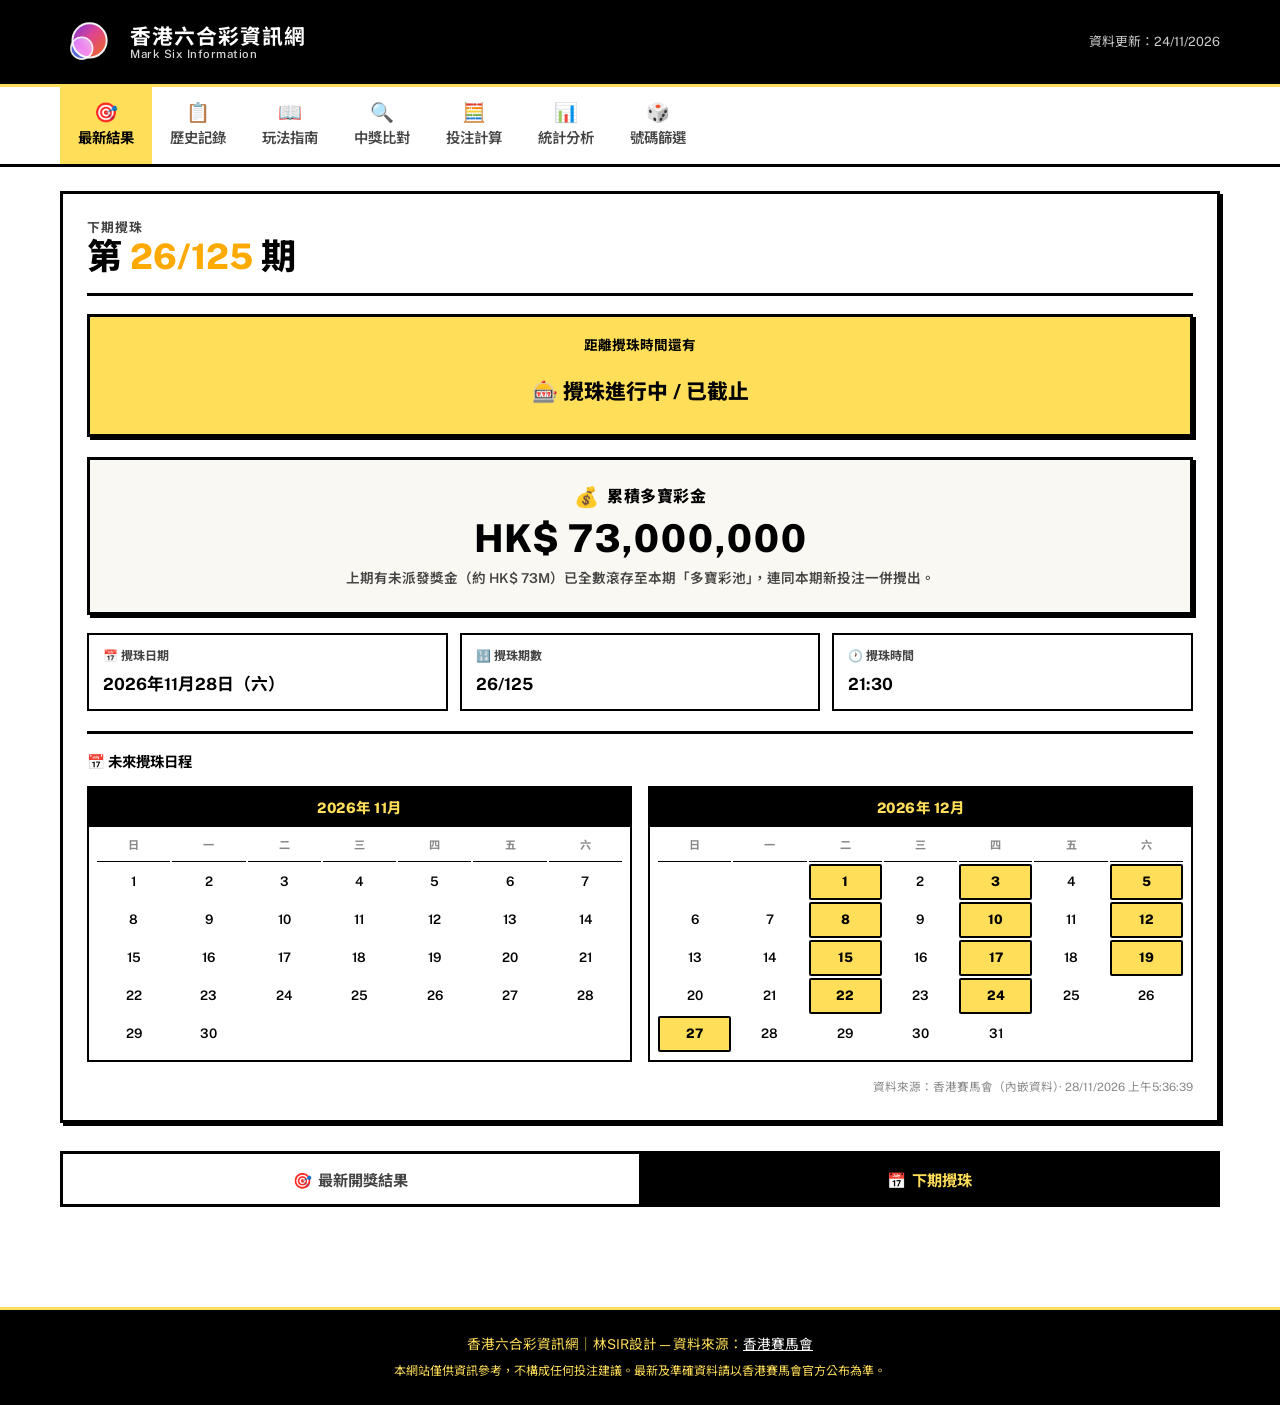
<file: index.html>
<!DOCTYPE html>
<html lang="zh-HK">
<head>
  <meta charset="UTF-8">
  <meta name="viewport" content="width=device-width, initial-scale=1.0">
  <title>香港六合彩資訊網 | Mark Six Information</title>
  <meta name="description" content="香港六合彩開獎結果、歷史記錄、統計分析、中獎比對、投注計算機 — 一站式六合彩資訊平台">
  <link rel="icon" type="image/svg+xml" href="favicon.svg">
  <link rel="stylesheet" href="css/style.css">
  <script src="js/vendor/chart.umd.min.js" defer></script>
</head>
<body>
  <a href="#mainContent" class="skip-link">跳至主要內容</a>

  <!-- Header -->
  <header class="header">
    <div class="header-inner">
      <div class="header-logo">
        <img src="images/logo.svg" alt="香港六合彩資訊網 Logo" class="logo-svg" width="72" height="72">
        <div class="header-titles">
          <h1 class="header-title">香港六合彩資訊網</h1>
          <div class="header-subtitle">Mark Six Information</div>
        </div>
      </div>
      <div class="header-update" id="headerUpdate">載入中...</div>
    </div>
  </header>

  <!-- Navigation -->
  <nav class="nav" id="mainNav">
    <button class="nav-toggle" id="navToggle" aria-label="開啟導覽選單" aria-expanded="false">
      <span class="nav-toggle-bar"></span>
      <span class="nav-toggle-bar"></span>
      <span class="nav-toggle-bar"></span>
    </button>
    <div class="nav-inner" id="navInner">
      <button class="nav-tab active" data-module="latest">
        <span class="nav-icon" aria-hidden="true">🎯</span>最新結果
      </button>
      <button class="nav-tab" data-module="history">
        <span class="nav-icon" aria-hidden="true">📋</span>歷史記錄
      </button>
      <button class="nav-tab" data-module="guide">
        <span class="nav-icon" aria-hidden="true">📖</span>玩法指南
      </button>
      <button class="nav-tab" data-module="checker">
        <span class="nav-icon" aria-hidden="true">🔍</span>中獎比對
      </button>
      <button class="nav-tab" data-module="calculator">
        <span class="nav-icon" aria-hidden="true">🧮</span>投注計算
      </button>
      <button class="nav-tab" data-module="stats">
        <span class="nav-icon" aria-hidden="true">📊</span>統計分析
      </button>
      <button class="nav-tab" data-module="filter">
        <span class="nav-icon" aria-hidden="true">🎲</span>號碼篩選
      </button>
    </div>
  </nav>

  <!-- Main Content -->
  <main class="main" id="mainContent">

    <!-- ===== Module 1: 最新攪珠結果 ===== -->
    <section class="module active" id="module-latest">
      <div class="loading" id="latestLoading">載入最新開獎結果...</div>
      <div id="latestContent" style="display:none;">
        <!-- 面板區（位於分頁標籤上方，由下方分頁切換） -->
        <div id="latestPanelArea">
          <!-- 最新開獎結果面板 -->
          <div class="subtab-panel active" id="panel-latest">
            <!-- 最新開獎卡片 -->
            <div class="card latest-draw-card" id="latestDrawCard"></div>
            <!-- 派彩詳情 -->
            <div class="card" id="prizeDetailCard"></div>
          </div>
          <!-- 下期攪珠面板 -->
          <div class="subtab-panel" id="panel-next" style="display:none;">
            <div class="card next-draw-card" id="nextDrawCard"></div>
          </div>
        </div>

        <!-- 分頁區域：位於最新結果頁面底部 -->
        <div class="subtabs" id="latestSubTabs" role="tablist" aria-label="最新結果分頁">
          <button class="subtab active" data-sub="latest" role="tab" aria-selected="true" aria-controls="panel-latest">
            <span class="subtab-icon" aria-hidden="true">🎯</span>最新開獎結果
          </button>
          <button class="subtab" data-sub="next" role="tab" aria-selected="false" aria-controls="panel-next">
            <span class="subtab-icon" aria-hidden="true">📅</span>下期攪珠
          </button>
        </div>
      </div>
    </section>

    <!-- ===== Module 2: 歷史開獎記錄 ===== -->
    <section class="module" id="module-history">
      <div class="section-title"><span class="icon">📋</span>歷史開獎記錄</div>
      <div class="section-desc">瀏覽所有歷史六合彩開獎結果，支援按日期、期數搜尋及排序</div>
      <div class="card">
        <div class="history-controls">
          <div class="search-box">
            <span class="search-icon">🔍</span>
            <input type="text" id="historySearch" placeholder="搜尋期數（如 26/077）或日期（如 2026-07-16）...">
          </div>
          <select id="historyYearFilter" class="form-group select" style="width:auto;min-width:120px;">
            <option value="">全部年份</option>
          </select>
        </div>
        <div style="overflow-x:auto;">
          <table class="history-table" id="historyTable">
            <thead>
              <tr>
                <th data-sort="draw_no">期數 <span class="sort-icon">↕</span></th>
                <th data-sort="date">日期 <span class="sort-icon">↕</span></th>
                <th>號碼</th>
                <th data-sort="special_number">特別號碼 <span class="sort-icon">↕</span></th>
                <th></th>
              </tr>
            </thead>
            <tbody id="historyBody"></tbody>
          </table>
        </div>
        <div class="pagination" id="historyPagination"></div>
      </div>
    </section>

    <!-- ===== Module 3: 玩法指南 ===== -->
    <section class="module" id="module-guide">
      <div class="section-title"><span class="icon">📖</span>六合彩玩法指南</div>
      <div class="section-desc">了解六合彩各種投注玩法、中獎規則及派彩機制</div>

      <div class="guide-section">
        <h3>基本玩法</h3>
        <div class="guide-grid">
          <div class="guide-card">
            <h4>🎯 單式注項</h4>
            <p>從 1 至 49 號碼中選取 <strong>6 個號碼</strong>作為一注。每注金額為 <strong>HK$10</strong>。這是最基本的投注方式，最適合初學者。</p>
          </div>
          <div class="guide-card">
            <h4>🔢 複式注項</h4>
            <p>從 1 至 49 號碼中選取 <strong>7 個或以上</strong>號碼。系統會自動將所選號碼組合成所有可能的 6 個號碼組合。選取 n 個號碼，組合數為 <strong>C(n,6)</strong> 注。</p>
          </div>
          <div class="guide-card">
            <h4>🎯 膽拖注項</h4>
            <p>選取 <strong>1 至 5 個號碼作為「膽」</strong>（必須出現的號碼），再選取其他號碼作為「腳」。系統自動將膽與腳組合成所有 6 個號碼的組合。</p>
          </div>
        </div>
      </div>

      <div class="guide-section">
        <h3>中獎規則與派彩</h3>
        <p style="margin-bottom:12px;color:var(--text-secondary);">每期攪珠從 49 個號碼中攪出 <strong>7 個號碼</strong>：6 個正選號碼 + 1 個特別號碼。對中指定數量號碼即可獲獎。</p>
        <div style="overflow-x:auto;">
          <table class="prize-rules-table">
            <thead>
              <tr>
                <th>獎項</th>
                <th>中獎條件</th>
                <th>派彩方式</th>
              </tr>
            </thead>
            <tbody>
              <tr>
                <td><strong>頭獎</strong></td>
                <td>選中 6 個正選號碼</td>
                <td>獎金基金之 45%，每注最少 HK$800 萬</td>
              </tr>
              <tr>
                <td><strong>二獎</strong></td>
                <td>選中 5 個正選號碼 + 特別號碼</td>
                <td>獎金基金之 15%</td>
              </tr>
              <tr>
                <td><strong>三獎</strong></td>
                <td>選中 5 個正選號碼</td>
                <td>獎金基金之 40%</td>
              </tr>
              <tr>
                <td><strong>四獎</strong></td>
                <td>選中 4 個正選號碼 + 特別號碼</td>
                <td>固定 HK$9,600</td>
              </tr>
              <tr>
                <td><strong>五獎</strong></td>
                <td>選中 4 個正選號碼</td>
                <td>固定 HK$640</td>
              </tr>
              <tr>
                <td><strong>六獎</strong></td>
                <td>選中 3 個正選號碼 + 特別號碼</td>
                <td>固定 HK$320</td>
              </tr>
              <tr>
                <td><strong>七獎</strong></td>
                <td>選中 3 個正選號碼</td>
                <td>固定 HK$40</td>
              </tr>
            </tbody>
          </table>
        </div>
      </div>

      <div class="guide-section">
        <h3>特別攪珠</h3>
        <div class="guide-grid">
          <div class="guide-card">
            <h4>🌟 金多寶</h4>
            <p>在特定節日（如中秋、新春、復活節）舉行的特別攪珠，設有巨額金多寶獎金，頭獎金額可高達數千萬元。</p>
          </div>
          <div class="guide-card">
            <h4>❄️ 多寶獎金</h4>
            <p>若當期頭獎無人中獎，頭獎獎金會累積至下一期，形成「多寶獎金」，直至有人中獎為止。</p>
          </div>
        </div>
      </div>
    </section>

    <!-- ===== Module 4: 獎金計算（中獎比對） ===== -->
    <section class="module" id="module-checker">
      <div class="section-title"><span class="icon">🔍</span>中獎比對</div>
      <div class="section-desc">輸入你的投注號碼，與最新開獎結果比對，即時判斷中獎等級與獎金</div>
      <div class="checker-container">
        <div class="checker-input-section">
          <h3 style="margin-bottom:12px;font-size:1rem;">請選擇你的投注號碼</h3>
          <p style="font-size:0.85rem;color:var(--text-secondary);margin-bottom:12px;">
            選擇 <strong>6 個正選號碼</strong>，系統自動偵測特別號碼並納入獎級計算
          </p>
          <div class="number-grid" id="checkerGrid"></div>
          <div style="font-size:0.85rem;color:var(--text-secondary);margin-bottom:8px;">
            已選號碼：
          </div>
          <div class="selected-numbers" id="checkerSelected"></div>
          <div class="checker-actions">
            <button class="btn btn-primary" id="btnCheck">🔍 比對中獎</button>
            <button class="btn btn-secondary" id="btnClearCheck">✕ 清除重選</button>
          </div>
        </div>
        <div class="checker-result-section" id="checkerResult">
          <div class="result-none">請先選擇號碼，然後點擊「比對中獎」</div>
        </div>
      </div>
    </section>

    <!-- ===== Module 5: 投注金額計算機 ===== -->
    <section class="module" id="module-calculator">
      <div class="section-title"><span class="icon">🧮</span>投注金額計算機</div>
      <div class="section-desc">根據投注方式及選擇號碼數量，自動計算所需投注金額</div>
      <div class="calc-container">
        <div class="calc-form-section">
          <h3 style="margin-bottom:16px;font-size:1rem;">選擇投注方式</h3>
          <div class="bet-type-selector" id="betTypeSelector">
            <button class="bet-type-btn active" data-type="single">單式</button>
            <button class="bet-type-btn" data-type="multiple">複式</button>
            <button class="bet-type-btn" data-type="banker">膽拖</button>
          </div>
          <!-- 複式：選項由 js/app.js 的 initCalculator() 動態產生（7-49 個號碼） -->
          <div class="form-group" id="multipleGroup">
            <label>選擇號碼總數</label>
            <select id="multipleCount"></select>
          </div>
          <!-- 膽拖：膽固定 1-5，腳的範圍由 js/app.js 依膽數動態產生 -->
          <div class="form-group" id="bankerGroup" style="display:none;">
            <label>膽（必須中的號碼數量，1-5個）</label>
            <select id="bankerCount">
              <option value="1">1 膽</option>
              <option value="2">2 膽</option>
              <option value="3">3 膽</option>
              <option value="4">4 膽</option>
              <option value="5">5 膽</option>
            </select>
          </div>
          <div class="form-group" id="legGroup" style="display:none;">
            <label>腳（配對號碼數量）</label>
            <select id="legCount"></select>
          </div>
          <button class="btn btn-primary btn-block" id="btnCalculate">🧮 計算金額</button>
        </div>
        <div class="calc-result-section" id="calcResult">
          <div class="result-none">請選擇投注方式及號碼數量，點擊計算</div>
        </div>
      </div>
    </section>

    <!-- ===== Module 6: 統計分析 ===== -->
    <section class="module" id="module-stats">
      <div class="section-title"><span class="icon">📊</span>統計分析</div>
      <div class="section-desc">號碼頻率、奇偶分布、總和趨勢、連號模式等圖表化統計資訊</div>
      <div class="loading" id="statsLoading">計算統計數據中...</div>
      <div id="statsContent" style="display:none;">
        <div class="stats-grid">
          <div class="stats-card">
            <div class="chart-title">📈 號碼出現頻率（49號碼時代）</div>
            <canvas id="chartFrequency"></canvas>
          </div>
          <div class="stats-card">
            <div class="chart-title">🥧 奇偶號碼比例分布</div>
            <canvas id="chartOddEven"></canvas>
          </div>
          <div class="stats-card">
            <div class="chart-title">📊 號碼總和範圍分布</div>
            <canvas id="chartSumRange"></canvas>
          </div>
          <div class="stats-card">
            <div class="chart-title">🎯 大小號碼比例（≤24 vs >24）</div>
            <canvas id="chartBigSmall"></canvas>
          </div>
          <div class="stats-card">
            <div class="chart-title">🔗 連號分布（每期連續號碼對數）</div>
            <canvas id="chartConsecutive"></canvas>
          </div>
        </div>

        <div class="section-title" style="margin-top:24px;font-size:1.2rem;">
          <span class="icon">🆕</span>進階統計分析
        </div>

        <div class="stats-grid">
          <div class="stats-card">
            <div class="chart-title">📏 號碼跨度分佈 (max - min)</div>
            <canvas id="chartSpan"></canvas>
          </div>
          <div class="stats-card">
            <div class="chart-title">🧮 AC 值分佈 (D - n + 1, 算術複雜度)</div>
            <canvas id="chartAC"></canvas>
          </div>
          <div class="stats-card">
            <div class="chart-title">⏳ 遺漏值排行 (距上次出現期數)</div>
            <canvas id="chartOmission"></canvas>
          </div>
          <div class="stats-card">
            <div class="chart-title">3️⃣ 除三餘數分佈 (路公碼)</div>
            <canvas id="chartMod3"></canvas>
          </div>
          <div class="stats-card">
            <div class="chart-title">📈 冷熱轉折趨勢 (Top 5 熱號命中率)</div>
            <canvas id="chartHotCold"></canvas>
          </div>
        </div>

        <!-- 熱門連號排行榜 -->
        <div class="card mt-24">
          <div class="card-title">🔥 熱門連號排行榜</div>
          <div class="section-desc" style="margin-top:0;">統計所有開獎記錄中出現最頻繁的連續號碼組合（如 11-12、28-29）</div>
          <div style="overflow-x:auto;">
            <table class="freq-table" id="consecutiveTable">
              <thead>
                <tr>
                  <th>排名</th><th>連號組合</th><th>出現次數</th><th>頻率</th><th>出現占比</th>
                </tr>
              </thead>
              <tbody id="consecutiveBody"></tbody>
            </table>
          </div>
        </div>
      </div>
    </section>

    <!-- ===== Module 7: 號碼篩選 ===== -->
    <section class="module" id="module-filter">
      <div class="section-title"><span class="icon">🎲</span>號碼篩選工具</div>
      <div class="section-desc">設定條件（排除號碼、奇偶比例、大小比例、總和範圍等），自動隨機抽樣篩選出符合條件的號碼組合</div>
      <div class="filter-container">
        <div class="filter-sidebar">
          <h3 style="margin-bottom:16px;font-size:1rem;">篩選條件</h3>

          <div class="filter-group">
            <div class="filter-group-title">🚫 排除號碼</div>
            <div class="exclude-grid" id="excludeGrid"></div>
            <button class="btn btn-secondary btn-sm mt-8" id="btnClearExclude">清除全部</button>
          </div>

          <div class="filter-group">
            <div class="filter-group-title">🔢 奇偶號碼分布（勾選要保留的比例）</div>
            <div style="display:flex;flex-wrap:wrap;gap:4px 12px;margin-top:8px;">
              <label class="filter-check-label"><input type="checkbox" id="oe0" checked> 0偶6奇</label>
              <label class="filter-check-label"><input type="checkbox" id="oe1" checked> 1偶5奇</label>
              <label class="filter-check-label"><input type="checkbox" id="oe2" checked> 2偶4奇</label>
              <label class="filter-check-label"><input type="checkbox" id="oe3" checked> 3偶3奇</label>
              <label class="filter-check-label"><input type="checkbox" id="oe4" checked> 4偶2奇</label>
              <label class="filter-check-label"><input type="checkbox" id="oe5" checked> 5偶1奇</label>
              <label class="filter-check-label"><input type="checkbox" id="oe6" checked> 6偶0奇</label>
            </div>
          </div>

          <div class="filter-group">
            <div class="filter-group-title">🔥 熱門連號選擇</div>
            <select id="hotConsecutiveSelect" style="width:100%;padding:8px;border:1px solid var(--border);border-radius:4px;">
              <option value="">不限</option>
            </select>
          </div>

          <div class="filter-group">
            <div class="filter-group-title">📏 大小號碼數量（≤24為小）</div>
            <div class="range-labels">
              <span>小號最少</span><span id="smallRangeLabel">2</span>
            </div>
            <input type="range" class="range-slider" id="smallRange" min="0" max="6" value="2">
            <div class="range-labels"><span>0</span><span>3</span><span>6</span></div>
          </div>

          <div class="filter-group">
            <div class="filter-group-title">➕ 號碼總和範圍</div>
            <div class="range-input-group">
              <input type="number" id="sumMin" value="100" min="21" max="279">
              <span>至</span>
              <input type="number" id="sumMax" value="200" min="21" max="279">
            </div>
          </div>

          <div class="filter-group">
            <div class="filter-group-title">📈 號碼出現頻率（至少出現 N 次）</div>
            <div class="range-labels">
              <span>至少出現</span><span id="minFreqLabel">150</span><span>次</span>
            </div>
            <input type="range" class="range-slider" id="minFreqRange" min="150" max="600" value="150">
            <div class="range-labels"><span>150</span><span>375</span><span>600</span></div>
          </div>

          <div class="filter-group">
            <div class="filter-group-title">⏱️ 相隔期數（勾選要保留的範圍）</div>
            <div style="margin-top:8px;">
              <div style="font-size:0.8rem;color:var(--text-secondary);margin-bottom:4px;">最近常開</div>
              <div style="display:flex;flex-wrap:wrap;gap:4px 12px;">
                <label class="filter-check-label"><input type="checkbox" id="gapRecent10"> 近 10 期</label>
                <label class="filter-check-label"><input type="checkbox" id="gapRecent15"> 近 15 期</label>
                <label class="filter-check-label"><input type="checkbox" id="gapRecent20"> 近 20 期</label>
              </div>
            </div>
            <div style="margin-top:8px;">
              <div style="font-size:0.8rem;color:var(--text-secondary);margin-bottom:4px;">很久沒開</div>
              <div style="display:flex;flex-wrap:wrap;gap:4px 12px;">
                <label class="filter-check-label"><input type="checkbox" id="gapCold30"> 超過 30 期</label>
                <label class="filter-check-label"><input type="checkbox" id="gapCold40"> 超過 40 期</label>
                <label class="filter-check-label"><input type="checkbox" id="gapCold50"> 超過 50 期以上</label>
              </div>
            </div>
          </div>

          <div class="filter-group">
            <div class="filter-group-title">🔗 排除連續號碼</div>
            <div style="display:flex;flex-wrap:wrap;gap:6px 16px;margin-top:8px;">
              <label class="filter-check-label"><input type="checkbox" id="excludeConsec4"> 排除 4 連號</label>
              <label class="filter-check-label"><input type="checkbox" id="excludeConsec3"> 排除 3 連號</label>
              <label class="filter-check-label"><input type="checkbox" id="excludeConsec2"> 排除 2 連號</label>
              <label class="filter-check-label"><input type="checkbox" id="excludeConsec1"> 排除 1 連號</label>
            </div>
          </div>

          <div class="filter-group">
            <div class="filter-group-title">🧮 AC 值（算術複雜度）</div>
            <div style="display:flex;flex-wrap:wrap;gap:4px 10px;margin-top:8px;">
              <label class="filter-check-label"><input type="checkbox" id="ac0" checked> 0-9</label>
              <label class="filter-check-label"><input type="checkbox" id="ac1" checked> 10-19</label>
              <label class="filter-check-label"><input type="checkbox" id="ac2" checked> 20-29</label>
              <label class="filter-check-label"><input type="checkbox" id="ac3" checked> 30-39</label>
              <label class="filter-check-label"><input type="checkbox" id="ac4" checked> 40+</label>
            </div>
          </div>

          <div class="filter-group">
            <div class="filter-group-title">3️⃣ 除三餘數類型</div>
            <div style="display:flex;flex-wrap:wrap;gap:4px 10px;margin-top:8px;">
              <label class="filter-check-label"><input type="checkbox" id="modBal" checked> 2-2-2 平衡型</label>
              <label class="filter-check-label"><input type="checkbox" id="modSlight" checked> 略偏型 (1-2-3 / 2-1-3 / ...)</label>
              <label class="filter-check-label"><input type="checkbox" id="modMid" checked> 中度偏 (1-1-4 / 3-3-0 / ...)</label>
              <label class="filter-check-label"><input type="checkbox" id="modExtreme" checked> 極端型 (5-1-0 / 0-0-6 / ...)</label>
            </div>
          </div>

          <button class="btn btn-primary btn-block" id="btnFilter">🔍 開始篩選</button>
        </div>
        <div class="filter-results" id="filterResults">
          <div class="empty-state">
            <div class="empty-icon">🎲</div>
            <div>設定篩選條件後，點擊「開始篩選」查看結果</div>
          </div>
        </div>
      </div>
    </section>

  </main>

  <!-- Footer -->
  <footer class="footer">
    <p>香港六合彩資訊網｜林SIR設計 — 資料來源：<a href="https://bet.hkjc.com/marksix/" target="_blank" rel="noopener">香港賽馬會</a></p>
    <p style="margin-top:6px;font-size:0.75rem;">本網站僅供資訊參考，不構成任何投注建議。最新及準確資料請以香港賽馬會官方公布為準。</p>
  </footer>

  <!-- Back to Top -->
  <button class="back-to-top" id="backToTop" aria-label="返回頁首" title="返回頁首">↑</button>

  <!-- 內嵌資料集 (auto-generated; 雙擊 HTML 即可離線瀏覽,免開 HTTP server) -->
  <script src="data/data.js" defer></script>
  <!-- 子分頁自動切換純邏輯模組（須早於 app.js 載入，供其呼叫） -->
  <script src="js/subtab_core.js" defer></script>
  <script src="js/app.js" defer></script>

  <!-- Toast 訊息容器 -->
  <div class="toast-container" id="toastContainer" aria-live="polite"></div>
</body>
</html>
</file>
<file: css/style.css>
/* ============================================================
   香港六合彩資訊網站 - 樣式表
   Hong Kong Mark Six Information Website - Stylesheet
   方案 B · 活力大膽 (Neubrutalist + Vibrant Block-based)
   ============================================================ */

/* --- Font Import: Lexend Mega (拉丁標題) + Public Sans (拉丁正文) + Noto Sans TC (中文) --- */
@import url('https://fonts.googleapis.com/css2?family=Lexend+Mega:wght@100..900&family=Noto+Sans+TC:wght@400;500;700&family=Public+Sans:wght@400;500;700&display=swap');

/* --- CSS Variables / Design Tokens --- */
:root {
  --primary: #000000;
  --primary-light: #333333;
  --primary-dark: #000000;
  --accent: #FFDE59;
  --accent-dark: #FFAA00;
  --bg: #ffffff;
  --bg-card: #ffffff;
  --text: #000000;
  --text-secondary: #444444;
  --text-light: #888888;
  --border: #000000;
  --border-light: #e0e0e0;
  --success: #16A34A;
  --warning: #F97316;
  --danger: #FF5757;
  --info: #2563EB;

  /* Ball Colors — 六合彩號碼球顏色 (保持 flat, 方案 B 不使用漸層) */
  --ball-red: #FF5757;
  --ball-red-bg: #FFE8E8;
  --ball-blue: #2563EB;
  --ball-blue-bg: #E3EEFF;
  --ball-green: #16A34A;
  --ball-green-bg: #E2F5E4;
  --ball-orange: #F97316;
  --ball-orange-bg: #FFE8D6;
  --ball-purple: #7C3AED;
  --ball-purple-bg: #F1EAFF;
  --ball-special: #08A4B5;
  --ball-special-bg: #E6F9FB;

  /* Layout — 方案 B 特徵: 無圓角, 實心陰影 */
  --max-width: 1200px;
  --nav-height: 60px;
  --radius: 0px;
  --radius-sm: 0px;
  --shadow: 3px 3px 0 #000000;
  --shadow-hover: 5px 5px 0 #000000;
  --ease: 0.15s ease;
}

/* --- Reset & Base --- */
*,*::before,*::after { box-sizing: border-box; margin: 0; padding: 0; }
html { scroll-behavior: smooth; }
body {
  font-family: "Public Sans", "Noto Sans TC", "PingFang HK", "Microsoft JhengHei", sans-serif;
  background: var(--bg);
  color: var(--text);
  line-height: 1.6;
  min-height: 100vh;
}
a { color: var(--info); text-decoration: underline; }
a:hover { color: var(--text); }

/* --- Header --- */
.header {
  background: var(--primary);
  color: #fff;
  padding: 14px 0;
  border-bottom: 3px solid var(--accent);
  position: sticky;
  top: 0;
  z-index: 100;
}
.header-inner {
  max-width: var(--max-width);
  margin: 0 auto;
  padding: 0 20px;
  display: flex;
  align-items: center;
  justify-content: space-between;
}
.header-logo { display: flex; align-items: center; gap: 14px; }
.logo-svg { display: block; width: 56px; height: 56px; flex-shrink: 0; }
.header-titles { display: flex; flex-direction: column; line-height: 1.2; }
.header-title {
  font-size: 1.3rem; font-weight: 700; letter-spacing: 1px;
  font-family: "Noto Sans TC", "PingFang TC", "Microsoft JhengHei", sans-serif;
}
.header-subtitle {
  font-size: 0.72rem; opacity: 0.85; font-weight: 500; letter-spacing: 0.5px;
  font-family: "Public Sans", sans-serif;
}
.header-update { font-size: 0.8rem; opacity: 0.8; }

/* --- Navigation --- */
.nav {
  background: #fff;
  border-bottom: 3px solid var(--border);
  position: sticky; top: var(--nav-height); z-index: 99;
}
.nav-inner {
  max-width: var(--max-width); margin: 0 auto; padding: 0 20px;
  display: flex; gap: 0; overflow-x: auto; -webkit-overflow-scrolling: touch;
}
.nav-toggle { display: none; background: none; border: none; cursor: pointer; padding: 16px; min-width: 44px; min-height: 44px; flex-shrink: 0; }
.nav-toggle-bar { display: block; width: 22px; height: 3px; background: var(--primary); margin: 5px 0; transition: all 0.25s ease; }
.nav-toggle.active .nav-toggle-bar:nth-child(1) { transform: translateY(8px) rotate(45deg); }
.nav-toggle.active .nav-toggle-bar:nth-child(2) { opacity: 0; }
.nav-toggle.active .nav-toggle-bar:nth-child(3) { transform: translateY(-8px) rotate(-45deg); }
.nav-tab {
  padding: 14px 18px; font-size: 0.9rem; font-weight: 600;
  color: var(--text-secondary); cursor: pointer; border: none;
  background: none; white-space: nowrap;
  border-bottom: 3px solid transparent; transition: all var(--ease);
  font-family: inherit;
}
.nav-tab:hover { color: var(--primary); background: var(--accent); }
.nav-tab.active { color: var(--primary); font-weight: 700; border-bottom-color: var(--accent); background: var(--accent); }
.nav-tab .nav-icon { display: block; font-size: 1.2rem; margin-bottom: 2px; text-align: center; }

/* --- Main Content --- */
.main { max-width: var(--max-width); margin: 0 auto; padding: 24px 20px 60px; }
.module { display: none; }
.module.active { display: block; animation: fadeIn 0.25s ease; }
@keyframes fadeIn { from { opacity: 0; transform: translateY(8px); } to { opacity: 1; transform: translateY(0); } }

/* --- Section Titles --- */
.section-title {
  font-size: 1.5rem; font-weight: 700; margin-bottom: 8px; color: var(--primary);
  display: flex; align-items: center; gap: 10px;
  font-family: "Lexend Mega", "Noto Sans TC", sans-serif;
}
.section-title .icon { font-size: 1.6rem; }
.section-desc { color: var(--text-secondary); margin-bottom: 24px; font-size: 1rem; }

/* --- Cards (方案 B: 3px 黑框 + 硬陰影, 0 圓角) --- */
.card {
  background: var(--bg-card); border-radius: var(--radius);
  box-shadow: var(--shadow); padding: 24px; margin-bottom: 20px;
  border: 3px solid var(--border); transition: box-shadow var(--ease);
}
.card:hover { box-shadow: var(--shadow-hover); }
.card-header {
  display: flex; justify-content: space-between; align-items: center;
  margin-bottom: 16px; padding-bottom: 12px;
  border-bottom: 3px solid var(--border);
}
.card-title { font-size: 1.15rem; font-weight: 700; color: var(--primary); }

/* --- Number Balls (方案 B: 扁平無漸層) --- */
.ball {
  display: inline-flex; align-items: center; justify-content: center;
  width: 44px; height: 44px; border-radius: 50%; font-weight: 700;
  font-size: 1.1rem; color: #fff; margin: 3px;
  border: 2px solid rgba(0,0,0,0.3);
  transition: transform var(--ease); cursor: default; user-select: none;
}
.ball:hover { transform: scale(1.15); }
.ball-sm { width: 34px; height: 34px; font-size: 0.85rem; }
.ball-xs { width: 28px; height: 28px; font-size: 0.7rem; }
.ball-lg { width: 54px; height: 54px; font-size: 1.4rem; }

.ball-red    { background: var(--ball-red); }
.ball-blue   { background: var(--ball-blue); }
.ball-green  { background: var(--ball-green); }
.ball-orange { background: var(--ball-orange); }
.ball-purple { background: var(--ball-purple); }
.ball-special { background: var(--ball-special); border: 2px dashed rgba(0,0,0,0.5); font-size: 0.9rem; }

.ball-plus { font-size: 1.2rem; color: var(--text-secondary); margin: 0 4px; font-weight: 700; }
.ball-row { display: flex; align-items: center; flex-wrap: wrap; gap: 4px; }
.ball-label { font-size: 0.85rem; font-weight: 700; color: var(--text-secondary); margin-bottom: 6px; }
.ball-wrapper { display: flex; flex-wrap: wrap; justify-content: center; gap: 4px; }
.ball-group-label { font-size: 0.78rem; font-weight: 700; color: var(--text-secondary); margin-bottom: 4px; }

/* --- Latest Draw --- */
.latest-draw-card {
  background: var(--accent); color: var(--primary); border: 3px solid var(--primary);
  box-shadow: 5px 5px 0 #000;
}
.latest-draw-card .card-title { color: var(--primary); }
.latest-draw-header { display: flex; justify-content: space-between; align-items: center; flex-wrap: wrap; gap: 12px; margin-bottom: 20px; }
.draw-info { display: flex; flex-direction: column; }
.draw-no { font-size: 2rem; font-weight: 800; color: var(--primary); }
.draw-date { font-size: 1rem; opacity: 0.9; }
.draw-snowball { background: var(--primary); color: var(--accent); padding: 4px 12px; font-size: 0.8rem; font-weight: 700; }
.ball-display { display: flex; align-items: center; justify-content: center; flex-wrap: wrap; gap: 8px; padding: 20px 0; }

/* --- Prize Table --- */
.prize-table { width: 100%; border-collapse: collapse; margin-top: 16px; }
.prize-table th, .prize-table td { padding: 10px 14px; text-align: left; border-bottom: 2px solid var(--border-light); }
.prize-table th { background: var(--primary); color: var(--accent); font-weight: 600; font-size: 0.85rem; letter-spacing: 0.5px; }
.prize-table .prize-label { font-weight: 700; color: var(--primary); }
.prize-table .amount { color: var(--success); font-weight: 600; }
.prize-table .winners { color: var(--text-secondary); }
.prize-table tr:hover td { background: rgba(0,0,0,0.03); }
.prize-table .highlight-row { background: var(--accent); }
.pool-info { margin-top: 16px; padding: 12px 16px; background: var(--bg); border: 2px solid var(--border); font-size: 0.85rem; color: var(--text-secondary); display: flex; flex-wrap: wrap; gap: 16px; }
.pool-info span { display: flex; align-items: center; gap: 6px; }

/* --- History Table --- */
.history-controls { display: flex; gap: 12px; margin-bottom: 16px; flex-wrap: wrap; }
.search-box { flex: 1; min-width: 200px; position: relative; }
.search-box input { width: 100%; padding: 10px 14px 10px 38px; border: 3px solid var(--border); font-size: 0.9rem; transition: all var(--ease); font-family: inherit; }
.search-box input:focus { outline: none; border-color: var(--accent); background: #FFFDE7; }
.search-icon { position: absolute; left: 12px; top: 50%; transform: translateY(-50%); color: var(--text-light); font-size: 1rem; }
.history-table { width: 100%; border-collapse: collapse; font-size: 0.9rem; }
.history-table th, .history-table td { padding: 10px 12px; text-align: left; border-bottom: 2px solid var(--border); }
.history-table td:nth-child(3), .history-table td:nth-child(4) { white-space: nowrap; }
.history-table th { background: var(--primary); color: var(--accent); font-weight: 600; font-size: 0.8rem; cursor: pointer; user-select: none; white-space: nowrap; letter-spacing: 0.5px; }
.history-table th:hover { background: var(--primary-light); }
.history-table th .sort-icon { margin-left: 4px; font-size: 0.7rem; }
.history-table tr:hover td { background: #FFFDE7; }
.history-table tr.expanded td { background: #FFF9C4; }
.draw-row { cursor: pointer; }
.expand-row { display: none; }
.expand-row.show { display: table-row; }
.expand-cell { padding: 16px 20px !important; background: var(--bg) !important; }
.expand-prizes { display: grid; grid-template-columns: repeat(auto-fill, minmax(150px, 1fr)); gap: 8px; }
.expand-prize-item { padding: 10px 14px; background: #fff; border: 2px solid var(--border); transition: all var(--ease); }
.expand-prize-item:hover { transform: translate(-2px, -2px); box-shadow: 4px 4px 0 #000; }
.expand-prize-item .prize-name { font-weight: 600; font-size: 0.85rem; }
.expand-prize-item .prize-detail { font-size: 0.8rem; color: var(--text-secondary); margin-top: 2px; }
.expand-prize-item.prize-1st { background: var(--accent); border: 3px solid var(--primary); }
.expand-prize-item.prize-1st .prize-name { color: var(--primary); font-size: 0.95rem; font-weight: 800; }
.expand-prize-item.prize-2nd { background: #E3EEFF; border: 3px solid #2563EB; }
.expand-prize-item.prize-2nd .prize-name { color: var(--info); font-weight: 700; }
.expand-prize-item.prize-3rd { background: #FFE8D6; border: 3px solid var(--warning); }
.expand-prize-item.prize-3rd .prize-name { color: var(--warning); font-weight: 700; }

/* Pagination */
.pagination { display: flex; justify-content: center; align-items: center; gap: 4px; margin-top: 20px; flex-wrap: wrap; }
.pagination button {
  padding: 8px 14px; border: 3px solid var(--border); background: #fff;
  cursor: pointer; font-size: 0.85rem; transition: all var(--ease); font-family: inherit; font-weight: 600;
}
.pagination button:hover:not(:disabled) { background: var(--accent); box-shadow: 3px 3px 0 #000; transform: translate(-2px,-2px); }
.pagination button.active { background: var(--primary); color: var(--accent); border-color: var(--primary); font-weight: 700; }
.pagination button:disabled { opacity: 0.3; cursor: not-allowed; }
.pagination .page-info { font-size: 0.85rem; color: var(--text-secondary); padding: 0 8px; font-weight: 600; }

/* --- How to Play --- */
.guide-section { margin-bottom: 32px; }
.guide-section h3 { font-size: 1.35rem; color: var(--primary); margin-bottom: 14px; padding-bottom: 8px; border-bottom: 3px solid var(--accent); display: inline-block; font-family: "Lexend Mega", sans-serif; }
.guide-section p { font-size: 1rem; line-height: 1.7; color: var(--text); margin-bottom: 12px; }
.guide-grid { display: grid; grid-template-columns: repeat(auto-fill, minmax(280px, 1fr)); gap: 16px; margin-bottom: 24px; }
.guide-card { background: var(--bg-card); padding: 20px; border: 3px solid var(--border); box-shadow: var(--shadow); }
.guide-card h4 { font-size: 1.05rem; color: var(--primary); margin-bottom: 8px; }
.guide-card p { font-size: 1rem; color: var(--text-secondary); line-height: 1.7; }
.prize-rules-table { width: 100%; border-collapse: collapse; margin-top: 12px; }
.prize-rules-table th, .prize-rules-table td { padding: 10px 14px; border: 2px solid var(--border); text-align: center; font-size: 1rem; }
.prize-rules-table th { background: var(--primary); color: var(--accent); font-weight: 600; }
.prize-rules-table tr:nth-child(even) td { background: var(--bg); }
.match-dots { display: flex; gap: 4px; justify-content: center; }
.match-dot { width: 12px; height: 12px; border-radius: 50%; background: var(--border-light); }
.match-dot.filled { background: var(--success); }
.match-dot.special { background: var(--ball-special); }

/* --- Checker --- */
.checker-container, .calc-container { display: grid; grid-template-columns: 1fr 1fr; gap: 24px; }
.checker-input-section, .checker-result-section,
.calc-form-section, .calc-result-section {
  background: var(--bg-card); box-shadow: var(--shadow); padding: 24px; border: 3px solid var(--border);
}
.number-grid { display: grid; grid-template-columns: repeat(7, 1fr); gap: 8px; margin-bottom: 16px; }
.number-btn {
  width: 100%; aspect-ratio: 1; border: 2px solid var(--border); font-size: 0.95rem;
  font-weight: 600; cursor: pointer; background: #fff; color: var(--text);
  transition: all var(--ease); font-family: inherit;
  display: flex; align-items: center; justify-content: center;
}
.number-btn:hover { border-color: var(--accent); background: #FFFDE7; box-shadow: 3px 3px 0 #000; transform: translate(-1px,-1px); }
.number-btn.selected { background: var(--primary); color: var(--accent); border-color: var(--primary); box-shadow: 4px 4px 0 rgba(0,0,0,0.3); transform: scale(1.05); }
.number-btn.special-selected { background: var(--ball-special); color: #fff; border-color: var(--ball-special); }
.number-btn.banker-selected { background: var(--warning); color: #fff; border-color: var(--warning); box-shadow: 4px 4px 0 rgba(0,0,0,0.3); transform: scale(1.05); }
.number-btn.leg-selected { background: var(--info); color: #fff; border-color: var(--info); }
.checker-group-label { font-size: 0.85rem; color: var(--text-secondary); font-weight: 600; margin: 8px 0 4px; }
.checker-units-preview { font-size: 0.85rem; color: var(--text-secondary); background: var(--bg); border: 2px solid var(--border); padding: 8px 12px; margin-bottom: 16px; display: none; }

.number-btn[data-ball-group="red"]   { border-color: var(--ball-red); color: var(--ball-red); }
.number-btn[data-ball-group="blue"]  { border-color: var(--ball-blue); color: var(--ball-blue); }
.number-btn[data-ball-group="green"] { border-color: var(--ball-green); color: var(--ball-green); }
.number-btn.selected, .number-btn.special-selected, .number-btn.banker-selected, .number-btn.leg-selected { color: #fff !important; }
.selected-numbers { display: flex; align-items: center; gap: 6px; margin: 12px 0; flex-wrap: wrap; }
.checker-actions { display: flex; gap: 12px; margin-top: 16px; }

/* Buttons */
.btn { padding: 10px 20px; border: 3px solid var(--border); font-size: 0.9rem; font-weight: 700; cursor: pointer; transition: all var(--ease); font-family: inherit; display: inline-flex; align-items: center; gap: 6px; }
.btn-primary { background: var(--primary); color: var(--accent); }
.btn-primary:hover { box-shadow: var(--shadow-hover); transform: translate(-2px,-2px); }
.btn-secondary { background: #fff; color: var(--primary); }
.btn-secondary:hover { background: var(--accent); box-shadow: var(--shadow-hover); transform: translate(-2px,-2px); }
.btn-accent { background: var(--accent); color: var(--primary); }
.btn-accent:hover { background: var(--accent-dark); color: var(--primary); box-shadow: var(--shadow-hover); transform: translate(-2px,-2px); }
.btn-sm { padding: 6px 14px; font-size: 0.8rem; }
.btn-block { width: 100%; justify-content: center; }

.result-display { text-align: center; }
.result-icon { font-size: 4rem; margin-bottom: 12px; }
.result-level { font-size: 1.8rem; font-weight: 800; margin-bottom: 8px; font-family: "Lexend Mega", sans-serif; }
.result-amount { font-size: 1.4rem; color: var(--success); font-weight: 700; }
.result-matched { margin-top: 16px; padding: 12px; background: var(--bg); border: 2px solid var(--border); }
.result-matched .matched-label { font-size: 0.85rem; color: var(--text-secondary); margin-bottom: 8px; }
.result-none { color: var(--text-light); text-align: center; padding: 32px; }

/* Calculator */
.calc-container { display: grid; grid-template-columns: 1fr 1fr; gap: 24px; }
.bet-type-selector { display: flex; gap: 8px; margin-bottom: 20px; flex-wrap: wrap; }
.bet-type-btn { padding: 10px 18px; border: 3px solid var(--border); background: #fff; cursor: pointer; font-weight: 600; transition: all var(--ease); font-family: inherit; font-size: 0.9rem; }
.bet-type-btn:hover { background: var(--accent); box-shadow: 3px 3px 0 #000; transform: translate(-1px,-1px); }
.bet-type-btn.active { background: var(--primary); color: var(--accent); border-color: var(--primary); }
.form-group { margin-bottom: 16px; }
.form-group label { display: block; font-weight: 600; margin-bottom: 6px; font-size: 0.9rem; color: var(--text-secondary); }
.form-group select, .form-group input { width: 100%; padding: 10px 14px; border: 3px solid var(--border); font-size: 0.9rem; transition: all var(--ease); font-family: inherit; }
.form-group select:focus, .form-group input:focus { outline: none; border-color: var(--accent); background: #FFFDE7; }
.calc-summary { background: var(--primary); color: var(--accent); padding: 24px; text-align: center; }
.calc-total { font-size: 2.5rem; font-weight: 800; color: var(--accent); }
.calc-detail { font-size: 0.9rem; opacity: 0.85; margin-top: 8px; }
.calc-breakdown { margin-top: 16px; }
.calc-breakdown-item { display: flex; justify-content: space-between; padding: 8px 0; border-bottom: 2px solid rgba(255,255,255,0.2); font-size: 0.9rem; }

/* --- Chart Tooltip / Help Icon --- */
.info-icon {
  display: inline-flex; align-items: center; justify-content: center;
  width: 20px; height: 20px; border-radius: 50%;
  background: #000; color: var(--accent); font-size: 11px; font-weight: 700;
  cursor: pointer; margin-left: 6px; transition: all var(--ease);
  border: none; flex-shrink: 0; font-family: inherit;
}
.info-icon:hover { background: var(--accent); color: #000; }
.chart-tooltip {
  display: none; position: absolute; z-index: 999;
  background: #fff; border: 3px solid #000; box-shadow: 5px 5px 0 #000;
  padding: 16px 18px; max-width: 320px; min-width: 240px;
  font-size: 13px; color: #000; line-height: 1.6;
}
.chart-tooltip.show { display: block; }
.chart-tooltip strong { font-weight: 700; font-size: 13px; }
.chart-tooltip p { margin: 0 0 8px 0; }
.chart-tooltip p:last-child { margin-bottom: 0; }
.chart-tooltip .close-btn {
  position: absolute; top: 6px; right: 10px; background: none; border: none;
  font-size: 16px; cursor: pointer; font-weight: 700; color: #000;
  line-height: 1;
}
.chart-title-row { display: flex; align-items: center; position: relative; flex-wrap: wrap; }

/* --- Stats Card --- */
.stats-grid { display: grid; grid-template-columns: 1fr; gap: 24px; }
.stats-card { background: var(--bg-card); box-shadow: var(--shadow); padding: 24px; border: 3px solid var(--border); }
.stats-card .chart-title { font-size: 1rem; font-weight: 700; color: var(--primary); margin-bottom: 16px; }
.stats-card canvas { width: 100% !important; max-height: 420px; }
.freq-table { width: 100%; border-collapse: collapse; font-size: 0.85rem; }
.freq-table th, .freq-table td { padding: 8px 12px; text-align: center; border-bottom: 2px solid var(--border); }
.freq-table th { background: var(--primary); color: var(--accent); font-weight: 600; font-size: 0.75rem; }
.pair-cell { display: inline-flex; gap: 6px; justify-content: center; align-items: center; white-space: nowrap; }
.consecutive-bar-bg { background: var(--border-light); height: 18px; width: 100%; min-width: 80px; }
.consecutive-bar-fill { height: 100%; background: var(--success); min-width: 4px; transition: width 0.5s ease; }
.freq-bar { height: 6px; background: var(--primary); min-width: 2px; transition: width 0.5s ease; }
.hot-number { color: var(--danger); font-weight: 700; }
.cold-number { color: var(--info); font-weight: 700; }

/* --- Filter --- */
.filter-container { display: grid; grid-template-columns: 320px 1fr; gap: 24px; }
.filter-sidebar { background: var(--bg-card); box-shadow: var(--shadow); padding: 20px; border: 3px solid var(--border); height: fit-content; position: sticky; top: 140px; }
.filter-results { background: var(--bg-card); box-shadow: var(--shadow); border: 3px solid var(--border); padding: 20px; display: flex; flex-direction: column; min-height: 0; overflow: hidden; }
.filter-group { margin-bottom: 20px; }
.filter-group-title { font-weight: 700; font-size: 0.9rem; color: var(--primary); margin-bottom: 10px; padding-bottom: 6px; border-bottom: 3px solid var(--accent); }
.exclude-grid { display: grid; grid-template-columns: repeat(7, 1fr); gap: 4px; }
.exclude-btn { width: 100%; aspect-ratio: 1; border: 2px solid var(--border); font-size: 0.7rem; font-weight: 600; cursor: pointer; background: #fff; transition: all var(--ease); font-family: inherit; }
.exclude-btn:hover { border-color: var(--danger); background: #FFF5F5; box-shadow: 3px 3px 0 var(--danger); transform: translate(-1px,-1px); }
.exclude-btn.excluded { background: var(--danger); color: #fff; border-color: var(--danger); text-decoration: line-through; }
.exclude-btn[data-ball-group="red"]   { border-color: var(--ball-red); color: var(--ball-red); }
.exclude-btn[data-ball-group="blue"]  { border-color: var(--ball-blue); color: var(--ball-blue); }
.exclude-btn[data-ball-group="green"] { border-color: var(--ball-green); color: var(--ball-green); }
.exclude-btn.excluded { color: #fff !important; background: var(--danger) !important; border-color: var(--danger) !important; }
.filter-check-label { display: inline-flex; align-items: center; gap: 4px; font-size: 0.85rem; cursor: pointer; user-select: none; color: var(--text); }
.filter-check-label input[type="checkbox"] { accent-color: var(--primary); width: 16px; height: 16px; cursor: pointer; }
.range-slider { width: 100%; margin: 8px 0; }
.range-labels { display: flex; justify-content: space-between; font-size: 0.75rem; color: var(--text-light); }
.range-input-group { display: flex; gap: 8px; align-items: center; margin-bottom: 8px; }
.range-input-group input { width: 60px; padding: 6px 8px; border: 2px solid var(--border); text-align: center; font-size: 0.85rem; font-family: inherit; }
.combo-list { display: grid; grid-template-columns: 1fr 1fr; gap: 8px 12px; align-content: start; flex: 1 1 0; min-height: 0; overflow-y: auto; padding-right: 4px; }
.combo-item { padding: 10px 14px; background: var(--bg); border: 2px solid var(--border); display: flex; align-items: center; gap: 8px; font-size: 0.85rem; }
.combo-count { font-size: 0.75rem; color: var(--text-light); }
.combo-load-more-wrap { text-align: center; padding: 12px 0 4px; border-top: 2px solid var(--border); margin-top: 12px; }
.combo-summary { margin-bottom: 16px; padding: 12px; background: var(--bg); border: 2px solid var(--border); font-size: 0.9rem; color: var(--text-secondary); }
.combo-summary strong { color: var(--primary); }

/* --- Footer --- */
.footer { background: var(--primary); color: var(--accent); text-align: center; padding: 24px 20px; font-size: 0.85rem; margin-top: 40px; border-top: 3px solid var(--accent); }
.footer a { color: #fff; }

/* --- Utility --- */
.text-center{text-align:center}.text-right{text-align:right}.text-success{color:var(--success)}.text-warning{color:var(--warning)}.text-danger{color:var(--danger)}
.mt-8{margin-top:8px}.mt-16{margin-top:16px}.mt-24{margin-top:24px}.mb-16{margin-bottom:16px}.fw-bold{font-weight:700}
.loading{display:flex;align-items:center;justify-content:center;padding:60px;color:var(--text-light);font-size:1rem}
.loading::after{content:"";width:24px;height:24px;border:3px solid var(--border);border-top-color:var(--accent);border-radius:50%;animation:spin 0.8s linear infinite;margin-left:12px}
@keyframes spin{to{transform:rotate(360deg)}}
.error-msg{background:#FF5757;color:#fff;padding:12px 16px;border:3px solid var(--primary);font-size:0.9rem;font-weight:600}
.empty-state{text-align:center;padding:40px 20px;color:var(--text-light)}
.empty-state .empty-icon{font-size:3rem;margin-bottom:12px}
.visually-hidden{position:absolute;width:1px;height:1px;overflow:hidden;clip:rect(0,0,0,0);white-space:nowrap;border:0}

/* --- Skip Link --- */
.skip-link {
  position: absolute; top: -100px; left: 16px; z-index: 9999;
  background: var(--accent); color: var(--primary); padding: 10px 18px;
  border: 3px solid var(--border); font-weight: 700; text-decoration: none;
  font-family: inherit; font-size: 0.9rem;
}
.skip-link:focus { top: 8px; }

/* --- Toast --- */
.toast-container {
  position: fixed; bottom: 24px; left: 50%; transform: translateX(-50%);
  z-index: 9999; display: flex; flex-direction: column; align-items: center;
  gap: 8px; pointer-events: none;
}
.toast {
  background: var(--primary); color: var(--accent); padding: 12px 24px;
  border: 3px solid var(--border); box-shadow: var(--shadow);
  font-weight: 600; font-size: 0.9rem; pointer-events: auto;
  animation: toastIn 0.3s ease, toastOut 0.3s ease 2.7s forwards;
  max-width: 90vw; text-align: center;
}
@keyframes toastIn { from { opacity: 0; transform: translateY(16px); } to { opacity: 1; transform: translateY(0); } }
@keyframes toastOut { from { opacity: 1; transform: translateY(0); } to { opacity: 0; transform: translateY(-16px); } }

/* --- Back to Top --- */
.back-to-top {
  position: fixed; bottom: 28px; right: 28px; z-index: 1000;
  width: 48px; height: 48px; border: 3px solid var(--border);
  background: var(--accent); color: var(--primary); font-size: 1.4rem;
  font-weight: 800; cursor: pointer; box-shadow: var(--shadow);
  display: flex; align-items: center; justify-content: center;
  opacity: 0; transform: translateY(16px);
  transition: opacity 0.3s ease, transform 0.3s ease, box-shadow var(--ease);
  pointer-events: none;
}
.back-to-top.visible { opacity: 1; transform: translateY(0); pointer-events: auto; }
.back-to-top:hover { box-shadow: var(--shadow-hover); transform: translate(-2px, -2px); }

/* --- Responsive: Tablet (≤1024px) --- */
@media (max-width: 1024px) {
  .main { padding: 20px 16px 48px; }
  .header { padding: 12px 0; }
  .header-title { font-size: 1.15rem; }
  .header-subtitle { font-size: 0.68rem; }
  .header-logo { gap: 10px; }
  .logo-svg { width: 48px; height: 48px; }
  .nav-tab { padding: 12px 14px; font-size: 0.82rem; }
  .section-title { font-size: 1.3rem; }
  .section-desc { font-size: 0.9rem; }
  .card { padding: 20px; }
  .ball { width: 40px; height: 40px; font-size: 1rem; }
  .ball-lg { width: 48px; height: 48px; font-size: 1.2rem; }
  .ball-sm { width: 30px; height: 30px; font-size: 0.78rem; }
  .draw-no { font-size: 1.6rem; }
  /* 統計圖表: 2 欄 */
  .stats-grid { grid-template-columns: repeat(2, 1fr); }
  /* 篩選器: 縮窄側欄 */
  .filter-container { grid-template-columns: 260px 1fr; }
  .filter-sidebar { padding: 16px; top: 130px; }
  .filter-results { padding: 16px; }
  /* 中獎比對 & 計算機: 維持 2 欄但縮小間距 */
  .checker-container, .calc-container { gap: 16px; }
  .checker-input-section, .checker-result-section,
  .calc-form-section, .calc-result-section { padding: 20px; }
  /* 玩法指南: 卡片最小寬度調小 */
  .guide-grid { grid-template-columns: repeat(auto-fill, minmax(230px, 1fr)); }
  /* 歷史記錄控制項 */
  .history-controls { gap: 8px; }
  /* 號碼按鈕格 */
  .number-grid { gap: 6px; }
  .exclude-grid { gap: 3px; }
  .combo-list { grid-template-columns: repeat(2, 1fr); }
  /* 歷史表格字體稍縮 */
  .history-table { font-size: 0.82rem; }
  .history-table th, .history-table td { padding: 8px 10px; }
}

/* --- Responsive --- */
@media (max-width: 768px) {
  .nav { display: flex; align-items: flex-start; flex-wrap: wrap; }
  .nav-toggle { display: block; }
  .nav-inner { display: none; flex-direction: column; width: 100%; padding: 0 8px 8px; gap: 2px; }
  .nav-inner.open { display: flex; }
  .nav-tab { padding: 14px 16px; font-size: 0.9rem; text-align: left; border-bottom: 2px solid var(--border); min-height: 44px; display: flex; align-items: center; gap: 8px; }
  .nav-tab .nav-icon { display: inline; font-size: 1.1rem; margin-bottom: 0; }
  .nav-tab.active { border-left: 5px solid var(--accent); background: rgba(0,0,0,0.04); }
  .ball { width: 38px; height: 38px; font-size: 0.95rem; }
  .ball-lg { width: 44px; height: 44px; font-size: 1.1rem; }
  .checker-container, .calc-container { grid-template-columns: 1fr; }
  .filter-container { grid-template-columns: 1fr; }
  .filter-sidebar { position: static; }
  .filter-results { overflow: visible; min-height: 300px; }
  .combo-list { max-height: none; overflow-y: visible; flex: none; }
  .stats-grid { grid-template-columns: 1fr; }
  .latest-draw-header { flex-direction: column; align-items: flex-start; }
  .history-controls { flex-direction: column; }
  .logo-svg { width: 44px; height: 44px; }
  .header-title { font-size: 1.05rem; }
  .section-title { font-size: 1.2rem; }
  .header { padding: 12px 0; }
}

@media (max-width: 480px) {
  .ball { width: 32px; height: 32px; font-size: 0.8rem; }
  .ball-lg { width: 38px; height: 38px; font-size: 0.95rem; }
  .draw-no { font-size: 1.4rem; }
  .number-grid { grid-template-columns: repeat(5, 1fr); }
  .exclude-grid { grid-template-columns: repeat(5, 1fr); }
  .combo-list { grid-template-columns: 1fr; }
  .prize-table th, .prize-table td { padding: 6px 8px; font-size: 0.78rem; }
}
/* ============================================================
   下期攪珠 — 子分頁與卡片（方案 B · Neubrutalist）
   ============================================================ */

/* --- 子分頁標籤（位於最新結果頁面底部） --- */
.subtabs {
  display: flex;
  gap: 0;
  margin-top: 28px;
  border: 3px solid var(--border);
  background: #fff;
}
.subtab {
  flex: 1 1 0;
  padding: 14px 16px;
  font-size: 0.95rem;
  font-weight: 700;
  color: var(--text-secondary);
  background: #fff;
  border: none;
  border-right: 3px solid var(--border);
  cursor: pointer;
  font-family: inherit;
  white-space: nowrap;
  transition: all var(--ease);
}
.subtab:last-child { border-right: none; }
.subtab:hover { background: var(--accent); color: var(--primary); }
.subtab.active { background: var(--primary); color: var(--accent); }
.subtab-icon { margin-right: 6px; }

.subtab-panel { animation: fadeIn 0.25s ease both; }
@keyframes fadeIn { from { opacity: 0; transform: translateY(4px); } to { opacity: 1; transform: none; } }

/* --- 下期攪珠卡片 --- */
.next-draw-card { padding: 24px; }
.nd-header {
  display: flex;
  justify-content: space-between;
  align-items: center;
  flex-wrap: wrap;
  gap: 12px;
  margin-bottom: 18px;
  padding-bottom: 16px;
  border-bottom: 3px solid var(--border);
}
.nd-eyebrow {
  font-size: 0.8rem;
  font-weight: 700;
  letter-spacing: 1px;
  color: var(--text-secondary);
  text-transform: uppercase;
}
.nd-title {
  font-size: 2.2rem;
  font-weight: 800;
  color: var(--primary);
  line-height: 1.1;
}
.nd-title .nd-no { color: var(--accent-dark); }
.nd-snowball {
  background: var(--primary);
  color: var(--accent);
  padding: 6px 14px;
  font-size: 0.85rem;
  font-weight: 700;
  white-space: nowrap;
}

/* 倒數計時 */
.nd-countdown-wrap {
  text-align: center;
  margin: 8px 0 20px;
  padding: 18px;
  background: var(--accent);
  border: 3px solid var(--border);
  box-shadow: var(--shadow);
}
.nd-countdown-label { font-size: 0.85rem; font-weight: 700; color: var(--primary); margin-bottom: 10px; }
.nd-countdown {
  display: flex;
  justify-content: center;
  gap: 10px;
  flex-wrap: wrap;
}
.nd-cd-unit {
  background: #fff;
  border: 3px solid var(--border);
  min-width: 64px;
  padding: 8px 6px;
}
.nd-cd-num { font-size: 1.8rem; font-weight: 800; color: var(--primary); line-height: 1; font-variant-numeric: tabular-nums; }
.nd-cd-text { font-size: 0.7rem; font-weight: 700; color: var(--text-secondary); margin-top: 4px; }
.nd-countdown-done { font-size: 1.3rem; font-weight: 800; color: var(--primary); padding: 8px; }

/* 資訊列 */
.nd-meta {
  display: grid;
  grid-template-columns: repeat(auto-fit, minmax(140px, 1fr));
  gap: 12px;
  margin-top: 4px;
}
.nd-meta-item {
  border: 2px solid var(--border);
  padding: 12px 14px;
  background: #fff;
}
.nd-meta-label { font-size: 0.75rem; font-weight: 700; color: var(--text-secondary); margin-bottom: 4px; }
.nd-meta-value { font-size: 1.05rem; font-weight: 700; color: var(--primary); }

/* 累積多寶彩金（取代原「截售時間」區域） */
.nd-jackpot {
  margin: 4px 0 18px;
  padding: 24px 20px;
  border: 3px solid var(--border);
  background: #faf8f2;
  box-shadow: var(--shadow);
  text-align: center;
}
.nd-jackpot.snowball { background: var(--primary); }
.nd-jackpot-head {
  display: flex;
  align-items: center;
  justify-content: center;
  gap: 8px;
  margin-bottom: 8px;
  flex-wrap: wrap;
}
.nd-jackpot-icon { font-size: 1.25rem; line-height: 1; }
.nd-jackpot-label {
  font-size: 1rem;
  font-weight: 800;
  color: var(--primary);
  letter-spacing: 0.5px;
}
.nd-jackpot.snowball .nd-jackpot-label { color: var(--accent); }
.nd-jackpot-badge {
  background: var(--accent);
  color: var(--primary);
  border: 2px solid var(--border);
  padding: 2px 10px;
  font-size: 0.78rem;
  font-weight: 800;
  white-space: nowrap;
}
.nd-jackpot-amount {
  font-size: 2.4rem;
  font-weight: 800;
  color: var(--primary);
  line-height: 1.1;
  font-variant-numeric: tabular-nums;
  word-break: break-word;
}
.nd-jackpot.snowball .nd-jackpot-amount { color: var(--accent); }
.nd-jackpot-detail {
  margin-top: 8px;
  font-size: 0.85rem;
  font-weight: 600;
  color: var(--text-secondary);
  line-height: 1.5;
}
.nd-jackpot.snowball .nd-jackpot-detail { color: #fff; }

/* 未來攪珠雙月曆 */
.nd-schedule {
  margin-top: 20px;
  border-top: 3px solid var(--border);
  padding-top: 16px;
}
.nd-schedule-title { font-size: 0.9rem; font-weight: 700; color: var(--primary); margin-bottom: 12px; }
.nd-calendars {
  display: grid;
  grid-template-columns: repeat(auto-fit, minmax(280px, 1fr));
  gap: 16px;
}
.nd-calendar {
  border: 2px solid var(--border);
  background: #fff;
}
.nd-cal-header {
  background: var(--primary);
  color: var(--accent);
  padding: 8px 12px;
  font-size: 0.9rem;
  font-weight: 800;
  text-align: center;
  letter-spacing: 0.5px;
}
.nd-cal-grid {
  display: grid;
  grid-template-columns: repeat(7, 1fr);
  padding: 6px 8px 8px;
  gap: 2px;
}
.nd-cal-day-head {
  text-align: center;
  font-size: 0.7rem;
  font-weight: 700;
  color: var(--text-light);
  padding: 4px 0 6px;
  border-bottom: 1px solid var(--border);
}
.nd-cal-cell {
  text-align: center;
  padding: 4px 2px;
  min-height: 36px;
  display: flex;
  flex-direction: column;
  align-items: center;
  justify-content: center;
  font-size: 0.82rem;
  font-weight: 600;
  color: var(--text);
  border-radius: 2px;
}
.nd-cal-cell.empty { color: transparent; }
.nd-cal-num { display: block; line-height: 1; }
.nd-cal-star { font-size: 0.55rem; margin-top: 1px; line-height: 1; }
.nd-cal-cell.draw {
  background: var(--accent);
  border: 2px solid var(--border);
  font-weight: 800;
  color: var(--primary);
}
.nd-cal-cell.draw.snowball {
  background: var(--primary);
  color: var(--accent);
  border-color: var(--accent);
}

/* 狀態 / 提示 */
.nd-status {
  padding: 16px;
  border: 2px dashed var(--border);
  font-size: 0.9rem;
  color: var(--text-secondary);
  text-align: center;
}
.nd-source {
  margin-top: 16px;
  font-size: 0.72rem;
  color: var(--text-light);
  text-align: right;
}
.nd-live-dot {
  display: inline-block;
  width: 8px; height: 8px;
  border-radius: 50%;
  background: var(--success);
  margin-right: 5px;
  vertical-align: middle;
}

/* 響應式：下期攪珠 */
@media (max-width: 480px) {
  .subtab { padding: 12px 8px; font-size: 0.82rem; }
  .subtab-icon { margin-right: 3px; }
  .nd-title { font-size: 1.7rem; }
  .nd-cd-unit { min-width: 52px; padding: 6px 4px; }
  .nd-cd-num { font-size: 1.4rem; }
  .next-draw-card { padding: 18px 16px; }
  .nd-jackpot { padding: 14px 16px; }
  .nd-jackpot-label { font-size: 0.92rem; }
  .nd-jackpot-amount { font-size: 1.85rem; }
  .nd-meta-label { font-size: 0.72rem; }
  .nd-meta-value { font-size: 0.98rem; }
  .nd-calendars { grid-template-columns: 1fr; }
  .nd-cal-cell { min-height: 30px; font-size: 0.75rem; }
  .nd-cal-header { font-size: 0.82rem; }
}

/* 手機版頻率圖表: 增加高度以容納旋轉後的 X 軸標籤 */
@media (max-width: 768px) {
  .stats-card canvas { max-height: 480px; }
}
@media (max-width: 480px) {
  .stats-card canvas { max-height: 500px; }
}
</file>
